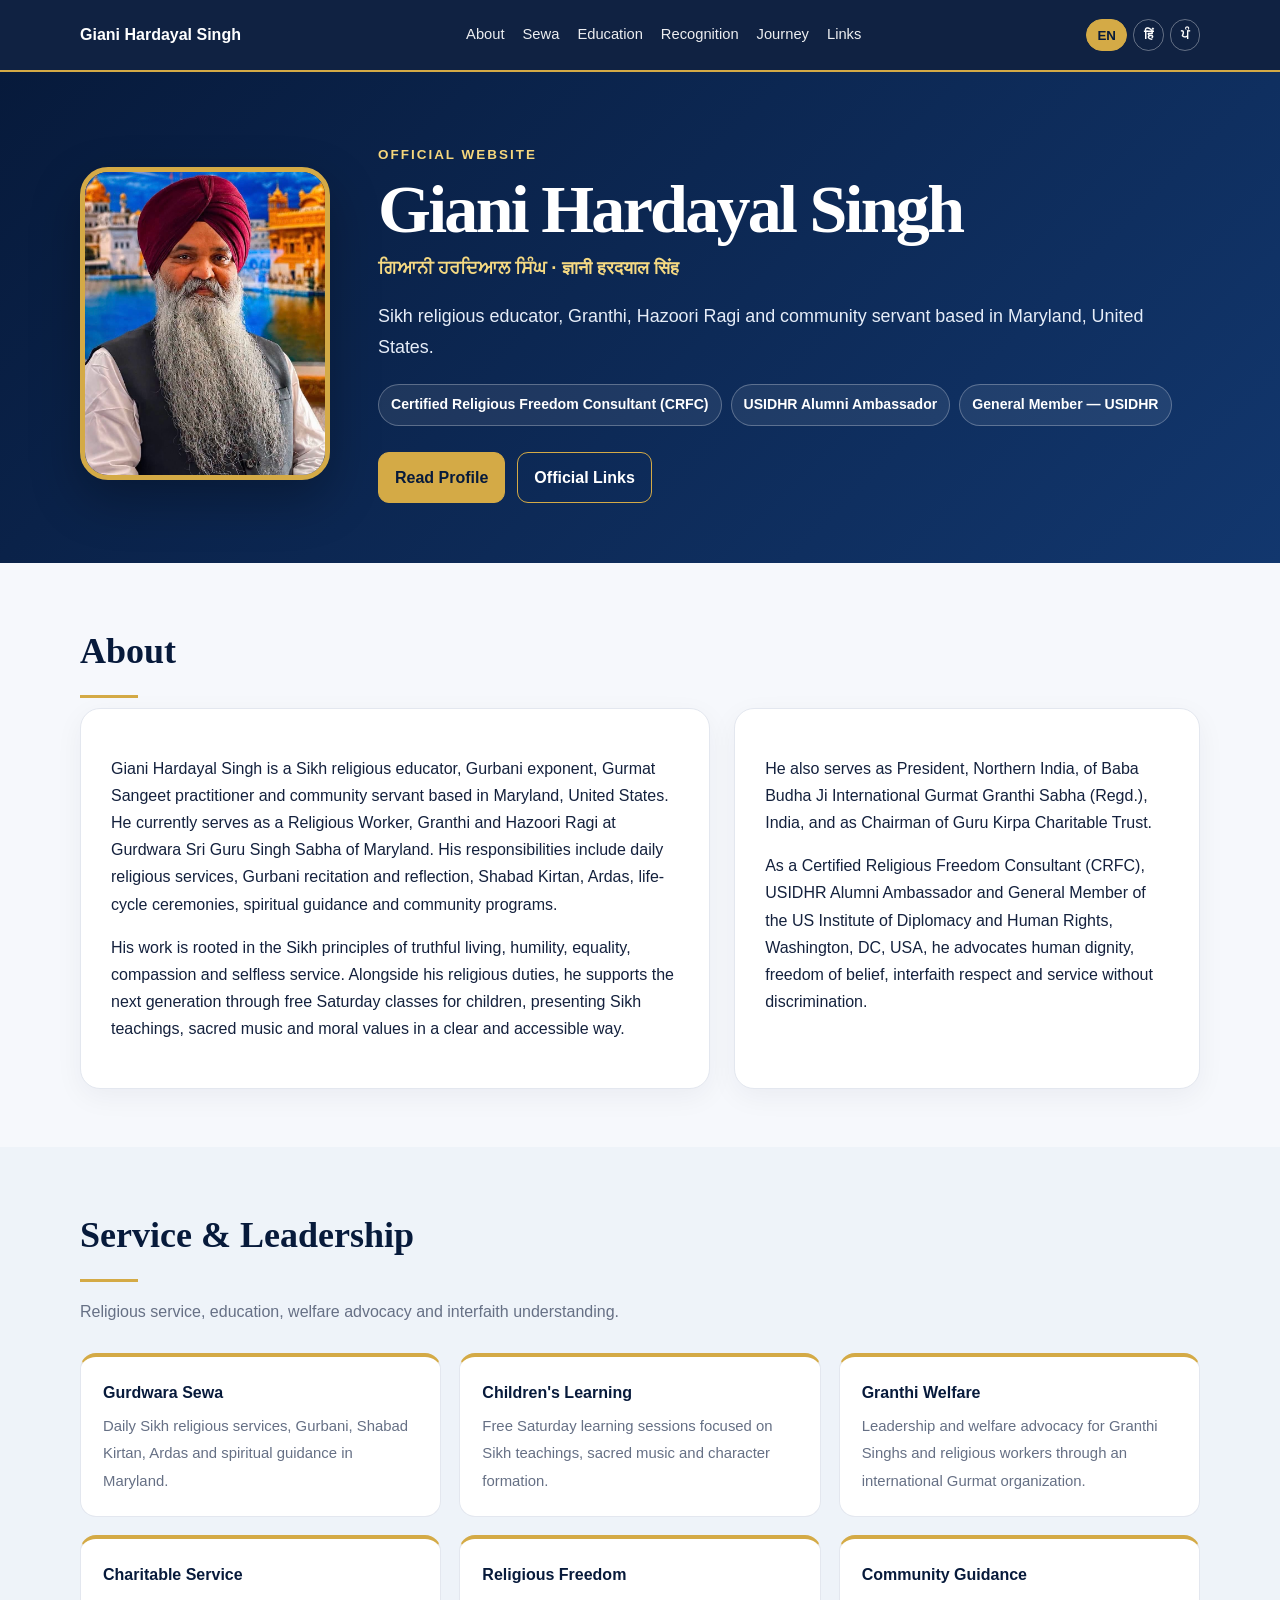
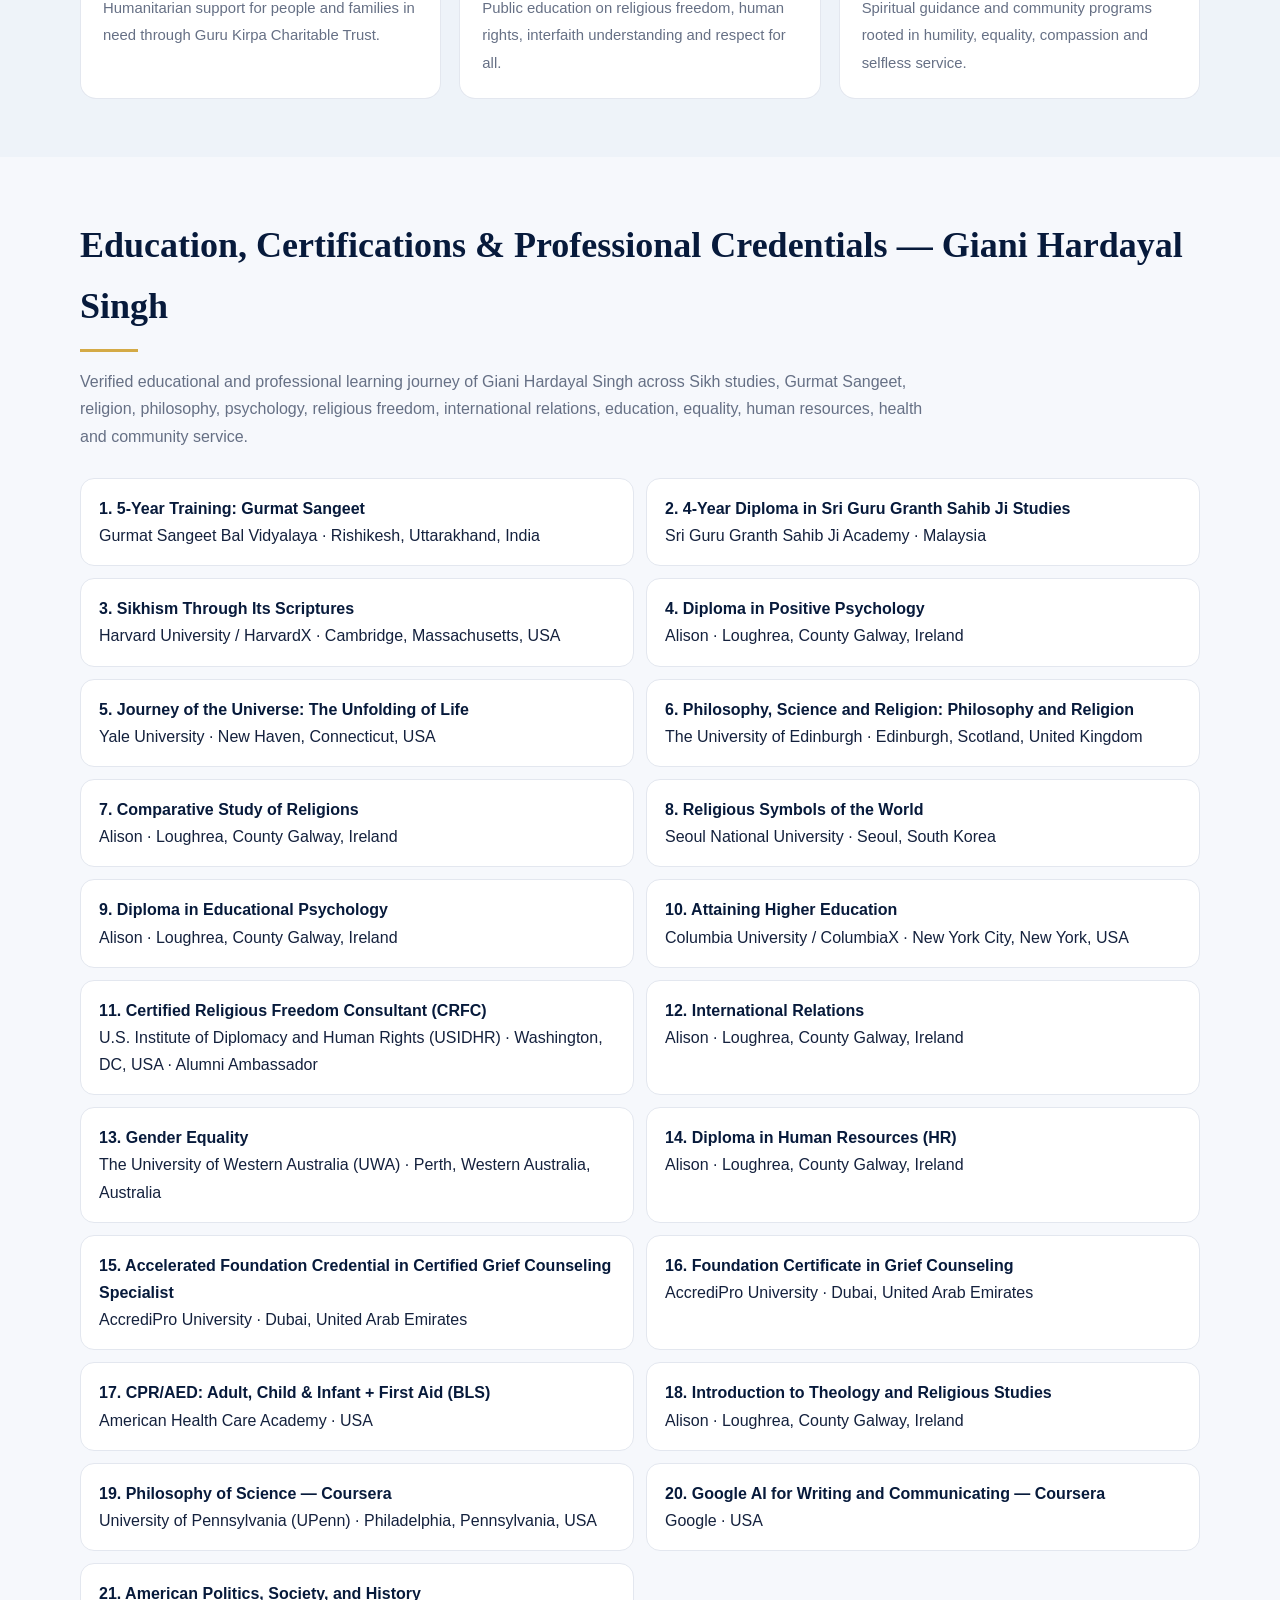
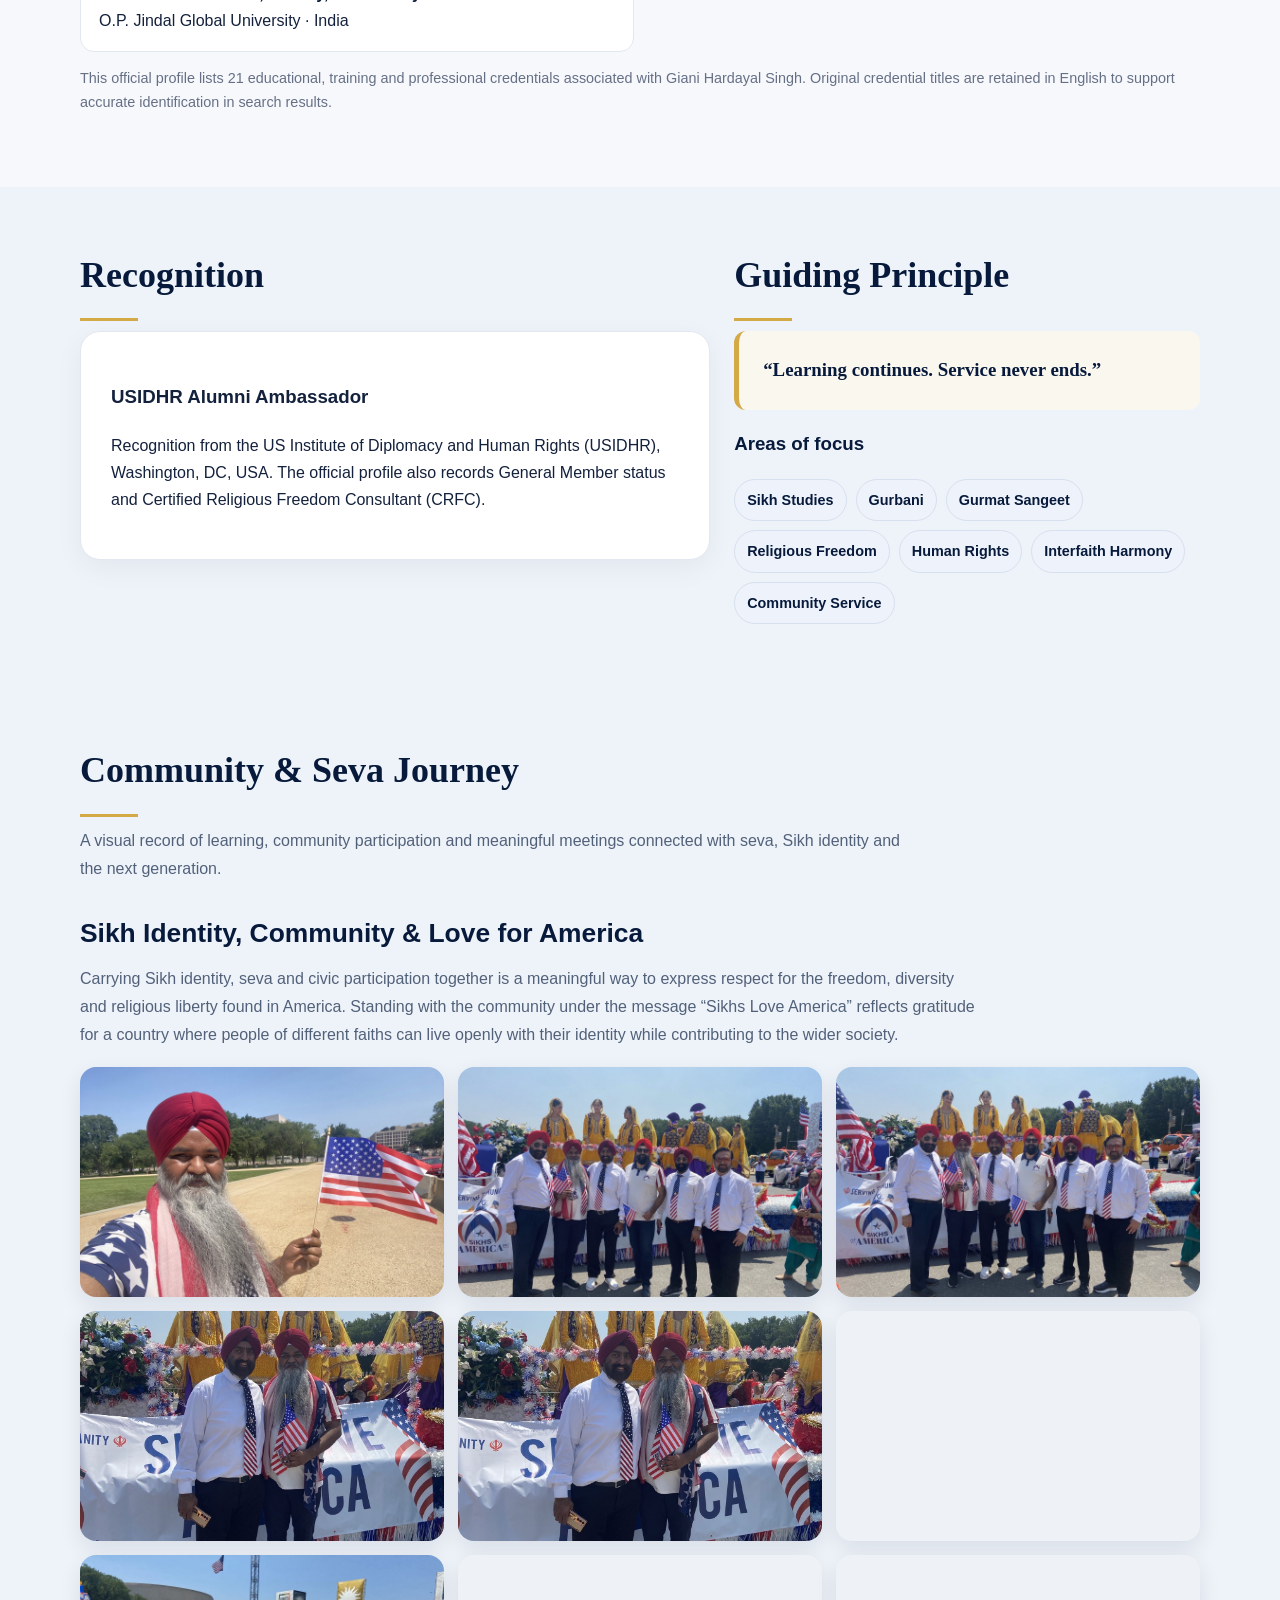
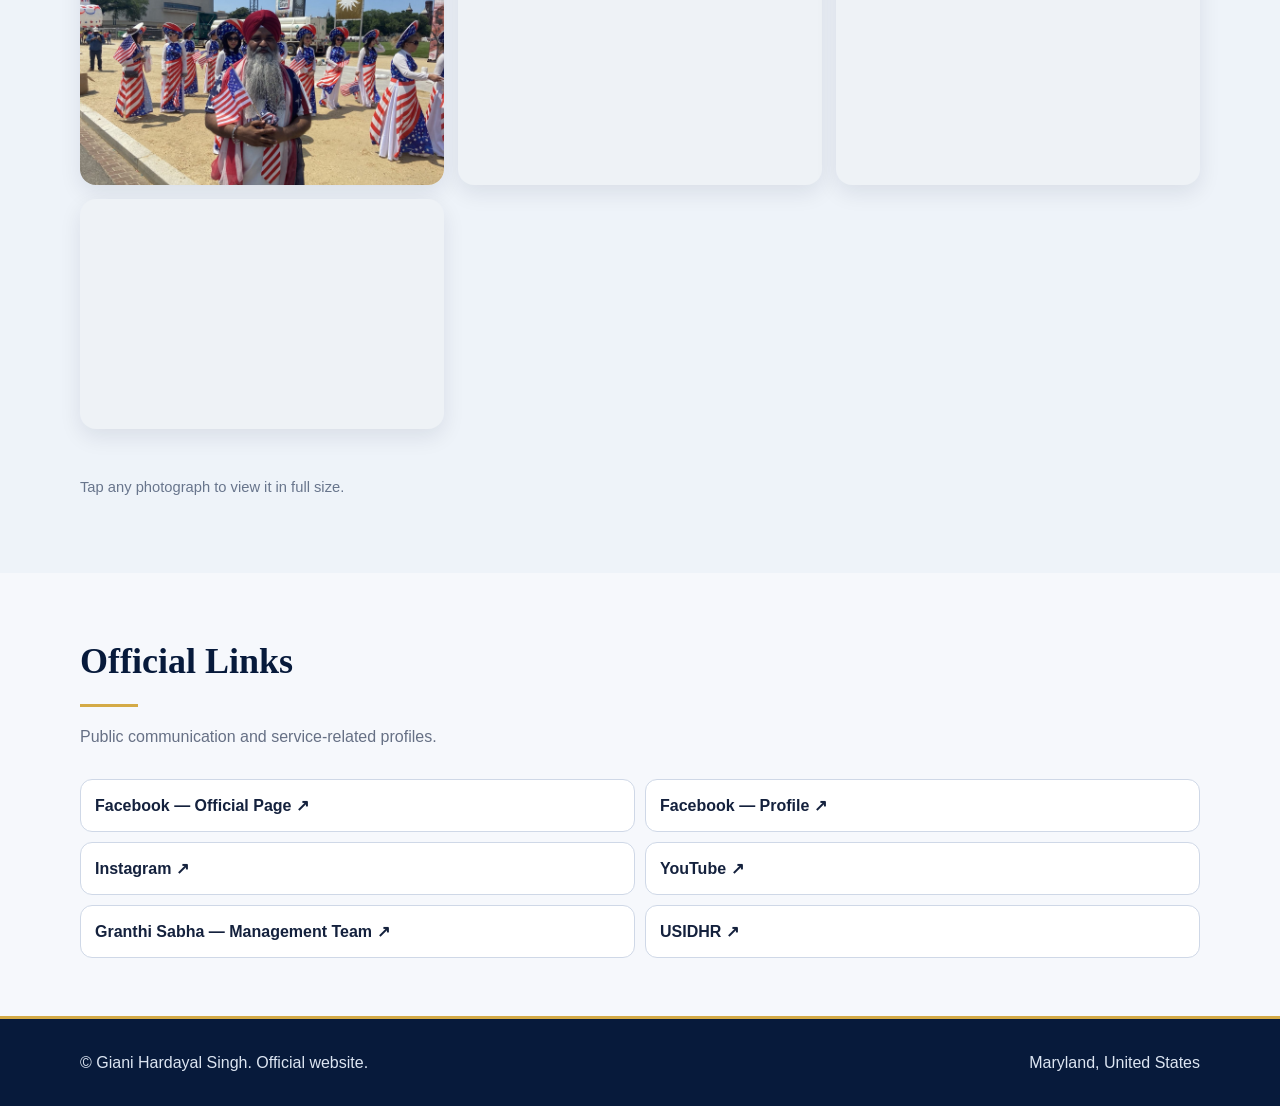
<file: index.html>
<!doctype html><html lang="en"><head><meta charset="utf-8"><meta name="viewport" content="width=device-width,initial-scale=1"><title>Giani Hardayal Singh | Education, Certifications, Sikh Educator & Religious Freedom Consultant</title><meta name="description" content="Official website of Giani Hardayal Singh featuring education, certifications and professional credentials, Sikh studies, Gurmat Sangeet, religious freedom, community service and public profile in Maryland, USA."><meta name="robots" content="index,follow,max-image-preview:large"><meta name="author" content="Giani Hardayal Singh"><meta property="og:type" content="profile"><meta property="og:title" content="Giani Hardayal Singh — Official Website"><meta property="og:description" content="Sikh religious educator, Granthi, Hazoori Ragi, community servant and Certified Religious Freedom Consultant in Maryland, USA."><meta property="og:image" content="assets/giani-hardayal-singh.jpg"><meta name="twitter:card" content="summary_large_image"><meta name="theme-color" content="#071a3b"><link rel="stylesheet" href="assets/styles.css"><script type="application/ld+json">{"@context":"https://schema.org","@type":"Person","name":"Giani Hardayal Singh","alternateName":["ਗਿਆਨੀ ਹਰਦਿਆਲ ਸਿੰਘ","ज्ञानी हरदयाल सिंह"],"honorificPrefix":"Giani","image":"assets/giani-hardayal-singh.jpg","description":"Sikh religious educator, Granthi, Hazoori Ragi, community servant, Certified Religious Freedom Consultant and USIDHR Alumni Ambassador based in Maryland, USA.","jobTitle":["Religious Worker, Granthi and Hazoori Ragi","President, Northern India","Chairman, Guru Kirpa Charitable Trust","Certified Religious Freedom Consultant"],"worksFor":{"@type":"Organization","name":"Gurdwara Sri Guru Singh Sabha of Maryland"},"memberOf":[{"@type":"Organization","name":"Baba Budha Ji International Gurmat Granthi Sabha (Regd.), India"},{"@type":"Organization","name":"US Institute of Diplomacy and Human Rights","url":"https://usidhr.org/"}],"award":"USIDHR Alumni Ambassador","knowsAbout":["5-Year Training: Gurmat Sangeet","4-Year Diploma in Sri Guru Granth Sahib Ji Studies","Sikhism Through Its Scriptures","Diploma in Positive Psychology","Journey of the Universe: The Unfolding of Life","Philosophy, Science and Religion: Philosophy and Religion","Comparative Study of Religions","Religious Symbols of the World","Diploma in Educational Psychology","Attaining Higher Education","Certified Religious Freedom Consultant (CRFC)","International Relations","Gender Equality","Diploma in Human Resources (HR)","Accelerated Foundation Credential in Certified Grief Counseling Specialist","Foundation Certificate in Grief Counseling","CPR/AED: Adult, Child & Infant + First Aid (BLS)","Introduction to Theology and Religious Studies","Philosophy of Science — Coursera","Google AI for Writing and Communicating — Coursera","American Politics, Society, and History","Sikh studies","Gurbani","Gurmat Sangeet","Religious freedom","Human rights education","Interfaith harmony","Community service"],"knowsLanguage":["Punjabi","Hindi","English"],"sameAs":["https://www.facebook.com/GianiHardayalSingh/","https://www.facebook.com/gianiji517/","https://www.instagram.com/hardayalsingh.517/","https://www.youtube.com/@GianiHardayalSingh517","https://granthisabha.in/management-team.php"],"url":"https://gianihardayalsingh.com/","hasCredential":[{"@type":"EducationalOccupationalCredential","name":"5-Year Training: Gurmat Sangeet","credentialCategory":"Course, diploma, certificate or professional training","recognizedBy":{"@type":"Organization","name":"Gurmat Sangeet Bal Vidyalaya"}},{"@type":"EducationalOccupationalCredential","name":"4-Year Diploma in Sri Guru Granth Sahib Ji Studies","credentialCategory":"Course, diploma, certificate or professional training","recognizedBy":{"@type":"Organization","name":"Sri Guru Granth Sahib Ji Academy"}},{"@type":"EducationalOccupationalCredential","name":"Sikhism Through Its Scriptures","credentialCategory":"Course, diploma, certificate or professional training","recognizedBy":{"@type":"Organization","name":"Harvard University / HarvardX"}},{"@type":"EducationalOccupationalCredential","name":"Diploma in Positive Psychology","credentialCategory":"Course, diploma, certificate or professional training","recognizedBy":{"@type":"Organization","name":"Alison"}},{"@type":"EducationalOccupationalCredential","name":"Journey of the Universe: The Unfolding of Life","credentialCategory":"Course, diploma, certificate or professional training","recognizedBy":{"@type":"Organization","name":"Yale University"}},{"@type":"EducationalOccupationalCredential","name":"Philosophy, Science and Religion: Philosophy and Religion","credentialCategory":"Course, diploma, certificate or professional training","recognizedBy":{"@type":"Organization","name":"The University of Edinburgh"}},{"@type":"EducationalOccupationalCredential","name":"Comparative Study of Religions","credentialCategory":"Course, diploma, certificate or professional training","recognizedBy":{"@type":"Organization","name":"Alison"}},{"@type":"EducationalOccupationalCredential","name":"Religious Symbols of the World","credentialCategory":"Course, diploma, certificate or professional training","recognizedBy":{"@type":"Organization","name":"Seoul National University"}},{"@type":"EducationalOccupationalCredential","name":"Diploma in Educational Psychology","credentialCategory":"Course, diploma, certificate or professional training","recognizedBy":{"@type":"Organization","name":"Alison"}},{"@type":"EducationalOccupationalCredential","name":"Attaining Higher Education","credentialCategory":"Course, diploma, certificate or professional training","recognizedBy":{"@type":"Organization","name":"Columbia University / ColumbiaX"}},{"@type":"EducationalOccupationalCredential","name":"Certified Religious Freedom Consultant (CRFC)","credentialCategory":"Course, diploma, certificate or professional training","recognizedBy":{"@type":"Organization","name":"U.S. Institute of Diplomacy and Human Rights (USIDHR)"}},{"@type":"EducationalOccupationalCredential","name":"International Relations","credentialCategory":"Course, diploma, certificate or professional training","recognizedBy":{"@type":"Organization","name":"Alison"}},{"@type":"EducationalOccupationalCredential","name":"Gender Equality","credentialCategory":"Course, diploma, certificate or professional training","recognizedBy":{"@type":"Organization","name":"The University of Western Australia (UWA)"}},{"@type":"EducationalOccupationalCredential","name":"Diploma in Human Resources (HR)","credentialCategory":"Course, diploma, certificate or professional training","recognizedBy":{"@type":"Organization","name":"Alison"}},{"@type":"EducationalOccupationalCredential","name":"Accelerated Foundation Credential in Certified Grief Counseling Specialist","credentialCategory":"Course, diploma, certificate or professional training","recognizedBy":{"@type":"Organization","name":"AccrediPro University"}},{"@type":"EducationalOccupationalCredential","name":"Foundation Certificate in Grief Counseling","credentialCategory":"Course, diploma, certificate or professional training","recognizedBy":{"@type":"Organization","name":"AccrediPro University"}},{"@type":"EducationalOccupationalCredential","name":"CPR/AED: Adult, Child & Infant + First Aid (BLS)","credentialCategory":"Course, diploma, certificate or professional training","recognizedBy":{"@type":"Organization","name":"American Health Care Academy"}},{"@type":"EducationalOccupationalCredential","name":"Introduction to Theology and Religious Studies","credentialCategory":"Course, diploma, certificate or professional training","recognizedBy":{"@type":"Organization","name":"Alison"}},{"@type":"EducationalOccupationalCredential","name":"Philosophy of Science — Coursera","credentialCategory":"Course, diploma, certificate or professional training","recognizedBy":{"@type":"Organization","name":"University of Pennsylvania (UPenn)"}},{"@type":"EducationalOccupationalCredential","name":"Google AI for Writing and Communicating — Coursera","credentialCategory":"Course, diploma, certificate or professional training","recognizedBy":{"@type":"Organization","name":"Google"}},{"@type":"EducationalOccupationalCredential","name":"American Politics, Society, and History","credentialCategory":"Course, diploma, certificate or professional training","recognizedBy":{"@type":"Organization","name":"O.P. Jindal Global University"}}]}</script>
<style>
.journeyIntro{max-width:820px;margin:0 0 28px;color:#52617a;line-height:1.75}
.storyBlock{margin:28px 0 46px}
.storyHead{margin-bottom:18px}
.storyHead h3{margin:0 0 10px;color:#071a3b;font-size:clamp(1.28rem,2.5vw,1.65rem)}
.storyHead p{margin:0;color:#52617a;line-height:1.75;max-width:900px}
.photoGrid{display:grid;grid-template-columns:repeat(3,minmax(0,1fr));gap:14px}
.photoGrid a{display:block;border-radius:16px;overflow:hidden;background:#eef2f6;box-shadow:0 8px 22px rgba(7,26,59,.09)}
.photoGrid img{display:block;width:100%;height:230px;object-fit:cover;transition:transform .25s ease}
.photoGrid a:hover img{transform:scale(1.025)}
.photoGrid.single{grid-template-columns:minmax(0,420px)}
.photoNote{margin-top:12px;font-size:.92rem;color:#68758c}
@media(max-width:760px){
  .photoGrid{grid-template-columns:repeat(2,minmax(0,1fr));gap:10px}
  .photoGrid img{height:190px}
  .photoGrid.single{grid-template-columns:1fr}
}
@media(max-width:460px){
  .photoGrid{grid-template-columns:1fr 1fr}
  .photoGrid img{height:165px}
}
</style>

<link rel="manifest" href="/manifest.webmanifest">
<meta name="theme-color" content="#071a3b">
<meta name="apple-mobile-web-app-capable" content="yes">
<meta name="apple-mobile-web-app-status-bar-style" content="default">
<meta name="apple-mobile-web-app-title" content="Giani Hardayal Singh">
<link rel="apple-touch-icon" href="/assets/app-icon-180.png">

</head><body>
<header class="top"><div class="wrap nav"><div class="brand">Giani Hardayal Singh</div><nav class="links"><a href="#about">About</a><a href="#service">Sewa</a><a href="#education">Education</a><a href="#recognition">Recognition</a><a href="#journey">Journey</a><a href="#links">Links</a></nav><div class="lang"><button data-lbtn="en" aria-pressed="true">EN</button><button data-lbtn="hi" aria-pressed="false">हिं</button><button data-lbtn="pa" aria-pressed="false">ਪੰ</button></div></div></header>
<section class="hero"><div class="wrap heroGrid"><div class="portrait"><img src="assets/giani-hardayal-singh.jpg" alt="Giani Hardayal Singh"></div><div><div class="eyebrow">Official Website</div><div data-lang="en" class="active"><h1>Giani Hardayal Singh</h1><div class="native">ਗਿਆਨੀ ਹਰਦਿਆਲ ਸਿੰਘ · ज्ञानी हरदयाल सिंह</div><p class="lead">Sikh religious educator, Granthi, Hazoori Ragi and community servant based in Maryland, United States.</p></div><div data-lang="hi"><h1>ज्ञानी हरदयाल सिंह</h1><div class="native">Giani Hardayal Singh · ਗਿਆਨੀ ਹਰਦਿਆਲ ਸਿੰਘ</div><p class="lead">मैरीलैंड, अमेरिका में सेवारत सिख धर्म-शिक्षक, ग्रंथी, हज़ूरी रागी और समाजसेवी।</p></div><div data-lang="pa"><h1>ਗਿਆਨੀ ਹਰਦਿਆਲ ਸਿੰਘ</h1><div class="native">Giani Hardayal Singh · ज्ञानी हरदयाल सिंह</div><p class="lead">ਮੈਰੀਲੈਂਡ, ਅਮਰੀਕਾ ਵਿੱਚ ਸੇਵਾ ਨਿਭਾ ਰਹੇ ਸਿੱਖ ਧਰਮ-ਅਧਿਆਪਕ, ਗ੍ਰੰਥੀ, ਹਜ਼ੂਰੀ ਰਾਗੀ ਅਤੇ ਸਮਾਜ ਸੇਵਕ।</p></div><div class="badges"><span class="badge">Certified Religious Freedom Consultant (CRFC)</span><span class="badge">USIDHR Alumni Ambassador</span><span class="badge">General Member — USIDHR</span></div><div class="cta"><a class="btn primary" href="#about">Read Profile</a><a class="btn ghost" href="#links">Official Links</a></div></div></div></section>
<main><section id="about"><div class="wrap"><div data-lang="en" class="active"><h2 class="sectionTitle">About</h2><div class="grid2"><div class="card"><p>Giani Hardayal Singh is a Sikh religious educator, Gurbani exponent, Gurmat Sangeet practitioner and community servant based in Maryland, United States. He currently serves as a Religious Worker, Granthi and Hazoori Ragi at Gurdwara Sri Guru Singh Sabha of Maryland. His responsibilities include daily religious services, Gurbani recitation and reflection, Shabad Kirtan, Ardas, life-cycle ceremonies, spiritual guidance and community programs.</p><p>His work is rooted in the Sikh principles of truthful living, humility, equality, compassion and selfless service. Alongside his religious duties, he supports the next generation through free Saturday classes for children, presenting Sikh teachings, sacred music and moral values in a clear and accessible way.</p></div><div class="card"><p>He also serves as President, Northern India, of Baba Budha Ji International Gurmat Granthi Sabha (Regd.), India, and as Chairman of Guru Kirpa Charitable Trust.</p><p>As a Certified Religious Freedom Consultant (CRFC), USIDHR Alumni Ambassador and General Member of the US Institute of Diplomacy and Human Rights, Washington, DC, USA, he advocates human dignity, freedom of belief, interfaith respect and service without discrimination.</p></div></div></div><div data-lang="hi"><h2 class="sectionTitle">जीवन-परिचय</h2><div class="card"><p>ज्ञानी हरदयाल सिंह मैरीलैंड, अमेरिका में सेवारत सिख धर्म-शिक्षक, गुरबाणी के अध्येता, गुरमत संगीत के साधक और समाजसेवी हैं। वे वर्तमान में Gurdwara Sri Guru Singh Sabha of Maryland में Religious Worker, Granthi एवं Hazoori Ragi के रूप में सेवा निभा रहे हैं।</p><p>वे Baba Budha Ji International Gurmat Granthi Sabha (Regd.), India में President, Northern India तथा Guru Kirpa Charitable Trust में Chairman के रूप में भी सेवा करते हैं। USIDHR के Certified Religious Freedom Consultant (CRFC), Alumni Ambassador और General Member के रूप में वे मानवीय गरिमा, धार्मिक स्वतंत्रता और सर्वधर्म सम्मान का संदेश आगे बढ़ाते हैं।</p></div></div><div data-lang="pa"><h2 class="sectionTitle">ਜੀਵਨ-ਜਾਣ ਪਛਾਣ</h2><div class="card"><p>ਗਿਆਨੀ ਹਰਦਿਆਲ ਸਿੰਘ ਮੈਰੀਲੈਂਡ, ਅਮਰੀਕਾ ਵਿੱਚ ਸੇਵਾ ਨਿਭਾ ਰਹੇ ਸਿੱਖ ਧਰਮ-ਅਧਿਆਪਕ, ਗੁਰਬਾਣੀ ਦੇ ਅਧਿਐਨਕਰਤਾ, ਗੁਰਮਤਿ ਸੰਗੀਤ ਦੇ ਸਾਧਕ ਅਤੇ ਸਮਾਜ ਸੇਵਕ ਹਨ। ਉਹ ਵਰਤਮਾਨ ਵਿੱਚ Gurdwara Sri Guru Singh Sabha of Maryland ਵਿਖੇ Religious Worker, Granthi ਅਤੇ Hazoori Ragi ਵਜੋਂ ਸੇਵਾ ਨਿਭਾ ਰਹੇ ਹਨ।</p><p>ਉਹ Baba Budha Ji International Gurmat Granthi Sabha (Regd.), India ਵਿੱਚ President, Northern India ਅਤੇ Guru Kirpa Charitable Trust ਵਿੱਚ Chairman ਵਜੋਂ ਵੀ ਸੇਵਾ ਨਿਭਾ ਰਹੇ ਹਨ।</p></div></div></div></section>
<section id="service" class="alt"><div class="wrap"><h2 class="sectionTitle">Service & Leadership</h2><p class="intro">Religious service, education, welfare advocacy and interfaith understanding.</p><div class="serviceGrid"><div class="service"><strong>Gurdwara Sewa</strong><span>Daily Sikh religious services, Gurbani, Shabad Kirtan, Ardas and spiritual guidance in Maryland.</span></div><div class="service"><strong>Children's Learning</strong><span>Free Saturday learning sessions focused on Sikh teachings, sacred music and character formation.</span></div><div class="service"><strong>Granthi Welfare</strong><span>Leadership and welfare advocacy for Granthi Singhs and religious workers through an international Gurmat organization.</span></div><div class="service"><strong>Charitable Service</strong><span>Humanitarian support for people and families in need through Guru Kirpa Charitable Trust.</span></div><div class="service"><strong>Religious Freedom</strong><span>Public education on religious freedom, human rights, interfaith understanding and respect for all.</span></div><div class="service"><strong>Community Guidance</strong><span>Spiritual guidance and community programs rooted in humility, equality, compassion and selfless service.</span></div></div></div></section>
<section id="education"><div class="wrap"><h2 class="sectionTitle">Education, Certifications &amp; Professional Credentials — Giani Hardayal Singh</h2><p class="intro">Verified educational and professional learning journey of Giani Hardayal Singh across Sikh studies, Gurmat Sangeet, religion, philosophy, psychology, religious freedom, international relations, education, equality, human resources, health and community service.</p><div class="courses"><div class="course"><b>1. 5-Year Training: Gurmat Sangeet</b><div>Gurmat Sangeet Bal Vidyalaya · Rishikesh, Uttarakhand, India</div></div>
<div class="course"><b>2. 4-Year Diploma in Sri Guru Granth Sahib Ji Studies</b><div>Sri Guru Granth Sahib Ji Academy · Malaysia</div></div>
<div class="course"><b>3. Sikhism Through Its Scriptures</b><div>Harvard University / HarvardX · Cambridge, Massachusetts, USA</div></div>
<div class="course"><b>4. Diploma in Positive Psychology</b><div>Alison · Loughrea, County Galway, Ireland</div></div>
<div class="course"><b>5. Journey of the Universe: The Unfolding of Life</b><div>Yale University · New Haven, Connecticut, USA</div></div>
<div class="course"><b>6. Philosophy, Science and Religion: Philosophy and Religion</b><div>The University of Edinburgh · Edinburgh, Scotland, United Kingdom</div></div>
<div class="course"><b>7. Comparative Study of Religions</b><div>Alison · Loughrea, County Galway, Ireland</div></div>
<div class="course"><b>8. Religious Symbols of the World</b><div>Seoul National University · Seoul, South Korea</div></div>
<div class="course"><b>9. Diploma in Educational Psychology</b><div>Alison · Loughrea, County Galway, Ireland</div></div>
<div class="course"><b>10. Attaining Higher Education</b><div>Columbia University / ColumbiaX · New York City, New York, USA</div></div>
<div class="course"><b>11. Certified Religious Freedom Consultant (CRFC)</b><div>U.S. Institute of Diplomacy and Human Rights (USIDHR) · Washington, DC, USA · Alumni Ambassador</div></div>
<div class="course"><b>12. International Relations</b><div>Alison · Loughrea, County Galway, Ireland</div></div>
<div class="course"><b>13. Gender Equality</b><div>The University of Western Australia (UWA) · Perth, Western Australia, Australia</div></div>
<div class="course"><b>14. Diploma in Human Resources (HR)</b><div>Alison · Loughrea, County Galway, Ireland</div></div>
<div class="course"><b>15. Accelerated Foundation Credential in Certified Grief Counseling Specialist</b><div>AccrediPro University · Dubai, United Arab Emirates</div></div>
<div class="course"><b>16. Foundation Certificate in Grief Counseling</b><div>AccrediPro University · Dubai, United Arab Emirates</div></div>
<div class="course"><b>17. CPR/AED: Adult, Child & Infant + First Aid (BLS)</b><div>American Health Care Academy · USA</div></div>
<div class="course"><b>18. Introduction to Theology and Religious Studies</b><div>Alison · Loughrea, County Galway, Ireland</div></div>
<div class="course"><b>19. Philosophy of Science — Coursera</b><div>University of Pennsylvania (UPenn) · Philadelphia, Pennsylvania, USA</div></div>
<div class="course"><b>20. Google AI for Writing and Communicating — Coursera</b><div>Google · USA</div></div>
<div class="course"><b>21. American Politics, Society, and History</b><div>O.P. Jindal Global University · India</div></div></div><p class="note">This official profile lists 21 educational, training and professional credentials associated with Giani Hardayal Singh. Original credential titles are retained in English to support accurate identification in search results.</p></div></section>
<section id="recognition" class="alt"><div class="wrap grid2"><div><h2 class="sectionTitle">Recognition</h2><div class="card"><h3>USIDHR Alumni Ambassador</h3><p>Recognition from the US Institute of Diplomacy and Human Rights (USIDHR), Washington, DC, USA. The official profile also records General Member status and Certified Religious Freedom Consultant (CRFC).</p></div></div><div><h2 class="sectionTitle">Guiding Principle</h2><div class="quote">“Learning continues. Service never ends.”</div><h3 style="color:#071a3b">Areas of focus</h3><div class="focus"><span>Sikh Studies</span><span>Gurbani</span><span>Gurmat Sangeet</span><span>Religious Freedom</span><span>Human Rights</span><span>Interfaith Harmony</span><span>Community Service</span></div></div></div></section>

<section id="journey" class="alt"><div class="wrap">
<div data-lang="en" class="active"><h2 class="sectionTitle">Community &amp; Seva Journey</h2><p class="journeyIntro">A visual record of learning, community participation and meaningful meetings connected with seva, Sikh identity and the next generation.</p></div>
<div data-lang="hi"><h2 class="sectionTitle">समुदाय और सेवा यात्रा</h2><p class="journeyIntro">सेवा, सिख पहचान, नई पीढ़ी की शिक्षा और यादगार मुलाकातों से जुड़े कुछ महत्वपूर्ण पलों की झलक।</p></div>
<div data-lang="pa"><h2 class="sectionTitle">ਕਮਿਊਨਿਟੀ ਅਤੇ ਸੇਵਾ ਯਾਤਰਾ</h2><p class="journeyIntro">ਸੇਵਾ, ਸਿੱਖ ਪਛਾਣ, ਨਵੀਂ ਪੀੜ੍ਹੀ ਦੀ ਸਿੱਖਿਆ ਅਤੇ ਯਾਦਗਾਰੀ ਮੁਲਾਕਾਤਾਂ ਨਾਲ ਜੁੜੇ ਕੁਝ ਮਹੱਤਵਪੂਰਨ ਪਲਾਂ ਦੀ ਝਲਕ।</p></div>

<article class="storyBlock">
<div class="storyHead active" data-lang="en"><h3>Sikh Identity, Community &amp; Love for America</h3><p>Carrying Sikh identity, seva and civic participation together is a meaningful way to express respect for the freedom, diversity and religious liberty found in America. Standing with the community under the message “Sikhs Love America” reflects gratitude for a country where people of different faiths can live openly with their identity while contributing to the wider society.</p></div>
<div class="storyHead" data-lang="hi"><h3>सिख पहचान, समुदाय और अमेरिका के प्रति सम्मान</h3><p>सिख पहचान, सेवा और नागरिक भागीदारी को साथ लेकर चलना अमेरिका की स्वतंत्रता, विविधता और धार्मिक स्वतंत्रता के प्रति सम्मान व्यक्त करने का एक अर्थपूर्ण तरीका है। “Sikhs Love America” के संदेश के साथ समुदाय के बीच खड़े होकर उस देश के प्रति कृतज्ञता प्रकट होती है जहाँ अलग-अलग धर्मों के लोग अपनी पहचान के साथ रहते हुए समाज में योगदान दे सकते हैं।</p></div>
<div class="storyHead" data-lang="pa"><h3>ਸਿੱਖ ਪਛਾਣ, ਕਮਿਊਨਿਟੀ ਅਤੇ ਅਮਰੀਕਾ ਪ੍ਰਤੀ ਸਤਿਕਾਰ</h3><p>ਸਿੱਖ ਪਛਾਣ, ਸੇਵਾ ਅਤੇ ਨਾਗਰਿਕ ਭਾਗੀਦਾਰੀ ਨੂੰ ਇਕੱਠੇ ਲੈ ਕੇ ਚਲਣਾ ਅਮਰੀਕਾ ਦੀ ਆਜ਼ਾਦੀ, ਵਿਭਿੰਨਤਾ ਅਤੇ ਧਾਰਮਿਕ ਆਜ਼ਾਦੀ ਪ੍ਰਤੀ ਸਤਿਕਾਰ ਪ੍ਰਗਟ ਕਰਨ ਦਾ ਇੱਕ ਅਰਥਪੂਰਨ ਢੰਗ ਹੈ। “Sikhs Love America” ਦੇ ਸੁਨੇਹੇ ਨਾਲ ਕਮਿਊਨਿਟੀ ਦੇ ਨਾਲ ਖੜ੍ਹੇ ਹੋ ਕੇ ਉਸ ਦੇਸ਼ ਪ੍ਰਤੀ ਕ੍ਰਿਤਗਤਾ ਪ੍ਰਗਟ ਹੁੰਦੀ ਹੈ ਜਿੱਥੇ ਵੱਖ-ਵੱਖ ਧਰਮਾਂ ਦੇ ਲੋਕ ਆਪਣੀ ਪਛਾਣ ਨਾਲ ਜੀਊਂਦੇ ਹੋਏ ਸਮਾਜ ਲਈ ਯੋਗਦਾਨ ਪਾ ਸਕਦੇ ਹਨ।</p></div>
<div class="photoGrid"><a href="assets/sikhs-love-america-01.jpg" target="_blank" rel="noopener"><img src="assets/sikhs-love-america-01.jpg" alt="Sikh community participation and Sikhs Love America gathering, photo 1" loading="lazy" decoding="async"></a><a href="assets/sikhs-love-america-02.jpg" target="_blank" rel="noopener"><img src="assets/sikhs-love-america-02.jpg" alt="Sikh community participation and Sikhs Love America gathering, photo 2" loading="lazy" decoding="async"></a><a href="assets/sikhs-love-america-03.jpg" target="_blank" rel="noopener"><img src="assets/sikhs-love-america-03.jpg" alt="Sikh community participation and Sikhs Love America gathering, photo 3" loading="lazy" decoding="async"></a><a href="assets/sikhs-love-america-04.jpg" target="_blank" rel="noopener"><img src="assets/sikhs-love-america-04.jpg" alt="Sikh community participation and Sikhs Love America gathering, photo 4" loading="lazy" decoding="async"></a><a href="assets/sikhs-love-america-05.jpg" target="_blank" rel="noopener"><img src="assets/sikhs-love-america-05.jpg" alt="Sikh community participation and Sikhs Love America gathering, photo 5" loading="lazy" decoding="async"></a><a href="assets/sikhs-love-america-06.jpg" target="_blank" rel="noopener"><img src="assets/sikhs-love-america-06.jpg" alt="Sikh community participation and Sikhs Love America gathering, photo 6" loading="lazy" decoding="async"></a><a href="assets/sikhs-love-america-07.jpg" target="_blank" rel="noopener"><img src="assets/sikhs-love-america-07.jpg" alt="Sikh community participation and Sikhs Love America gathering, photo 7" loading="lazy" decoding="async"></a><a href="assets/sikhs-love-america-08.jpg" target="_blank" rel="noopener"><img src="assets/sikhs-love-america-08.jpg" alt="Sikh community participation and Sikhs Love America gathering, photo 8" loading="lazy" decoding="async"></a><a href="assets/sikhs-love-america-09.jpg" target="_blank" rel="noopener"><img src="assets/sikhs-love-america-09.jpg" alt="Sikh community participation and Sikhs Love America gathering, photo 9" loading="lazy" decoding="async"></a><a href="assets/sikhs-love-america-10.jpg" target="_blank" rel="noopener"><img src="assets/sikhs-love-america-10.jpg" alt="Sikh community participation and Sikhs Love America gathering, photo 10" loading="lazy" decoding="async"></a></div>
</article>

<p class="photoNote">Tap any photograph to view it in full size.</p>
</div></section>
<section id="links"><div class="wrap"><h2 class="sectionTitle">Official Links</h2><p class="intro">Public communication and service-related profiles.</p><div class="social"><a href="https://www.facebook.com/GianiHardayalSingh/" target="_blank" rel="noopener">Facebook — Official Page ↗</a><a href="https://www.facebook.com/gianiji517/" target="_blank" rel="noopener">Facebook — Profile ↗</a><a href="https://www.instagram.com/hardayalsingh.517/" target="_blank" rel="noopener">Instagram ↗</a><a href="https://www.youtube.com/@GianiHardayalSingh517" target="_blank" rel="noopener">YouTube ↗</a><a href="https://granthisabha.in/management-team.php" target="_blank" rel="noopener">Granthi Sabha — Management Team ↗</a><a href="https://usidhr.org/" target="_blank" rel="noopener">USIDHR ↗</a></div></div></section></main>
<footer><div class="wrap foot"><div>© Giani Hardayal Singh. Official website.</div><div>Maryland, United States</div></div></footer>
<script>const buttons=[...document.querySelectorAll('[data-lbtn]')];function setLang(lang){document.querySelectorAll('[data-lang]').forEach(el=>el.classList.toggle('active',el.dataset.lang===lang));buttons.forEach(b=>b.setAttribute('aria-pressed',String(b.dataset.lbtn===lang)));document.documentElement.lang=lang==='pa'?'pa':lang==='hi'?'hi':'en';}buttons.forEach(b=>b.addEventListener('click',()=>setLang(b.dataset.lbtn)));</script>
<script>
if ('serviceWorker' in navigator) {
  window.addEventListener('load', () => {
    navigator.serviceWorker.register('/service-worker.js');
  });
}
</script>

</body></html>
</file>
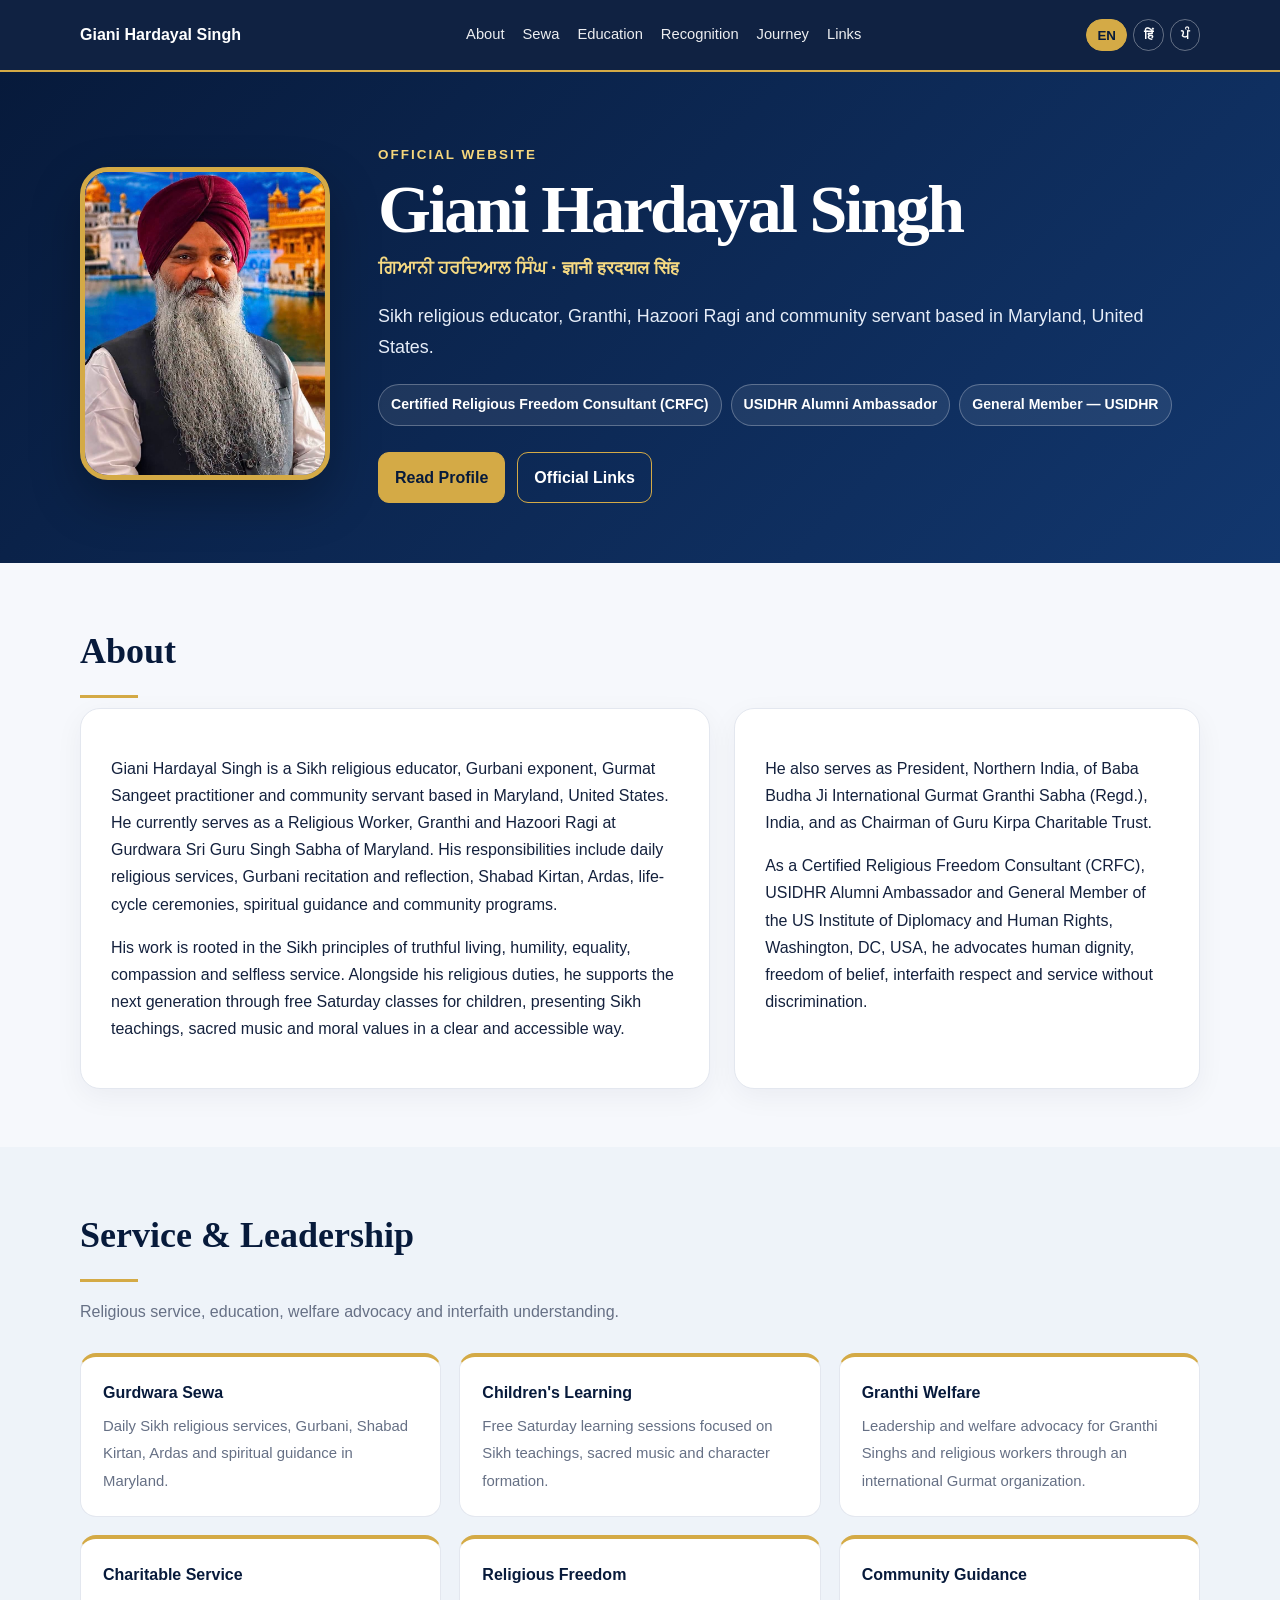
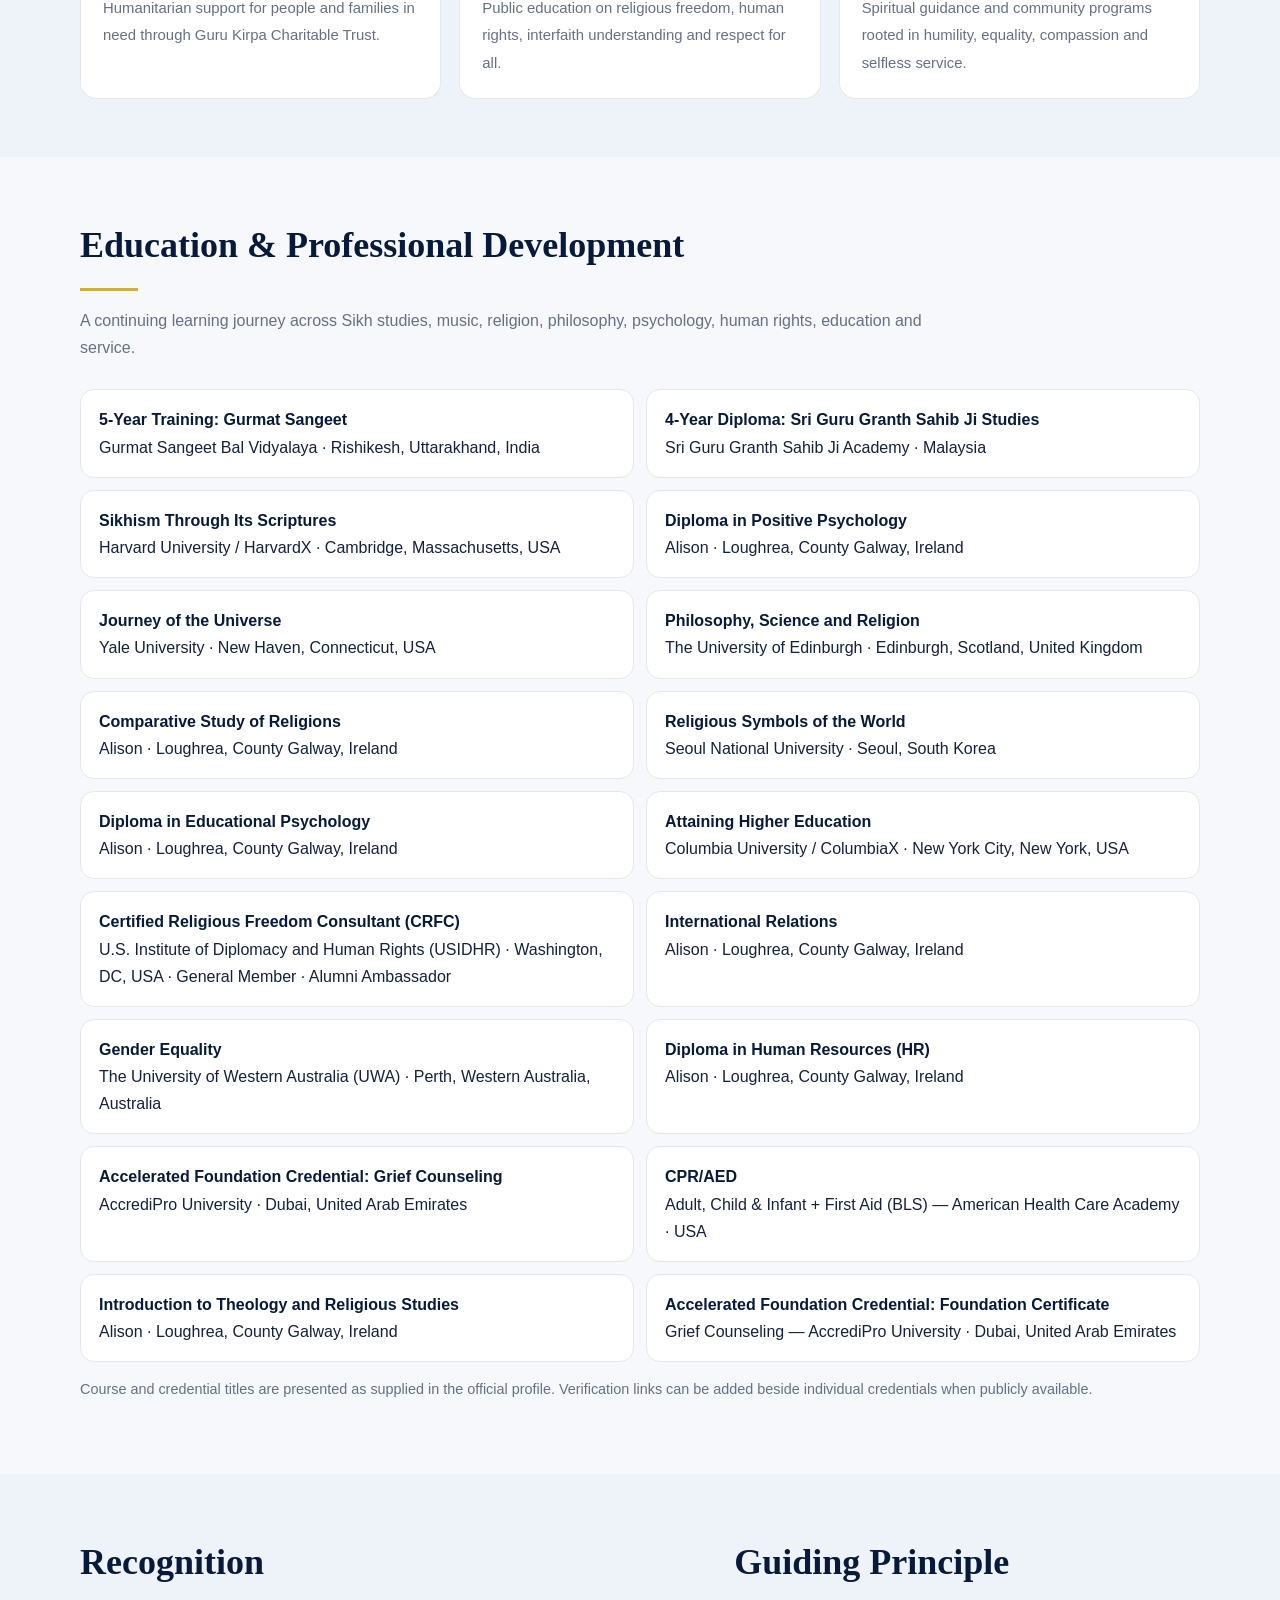
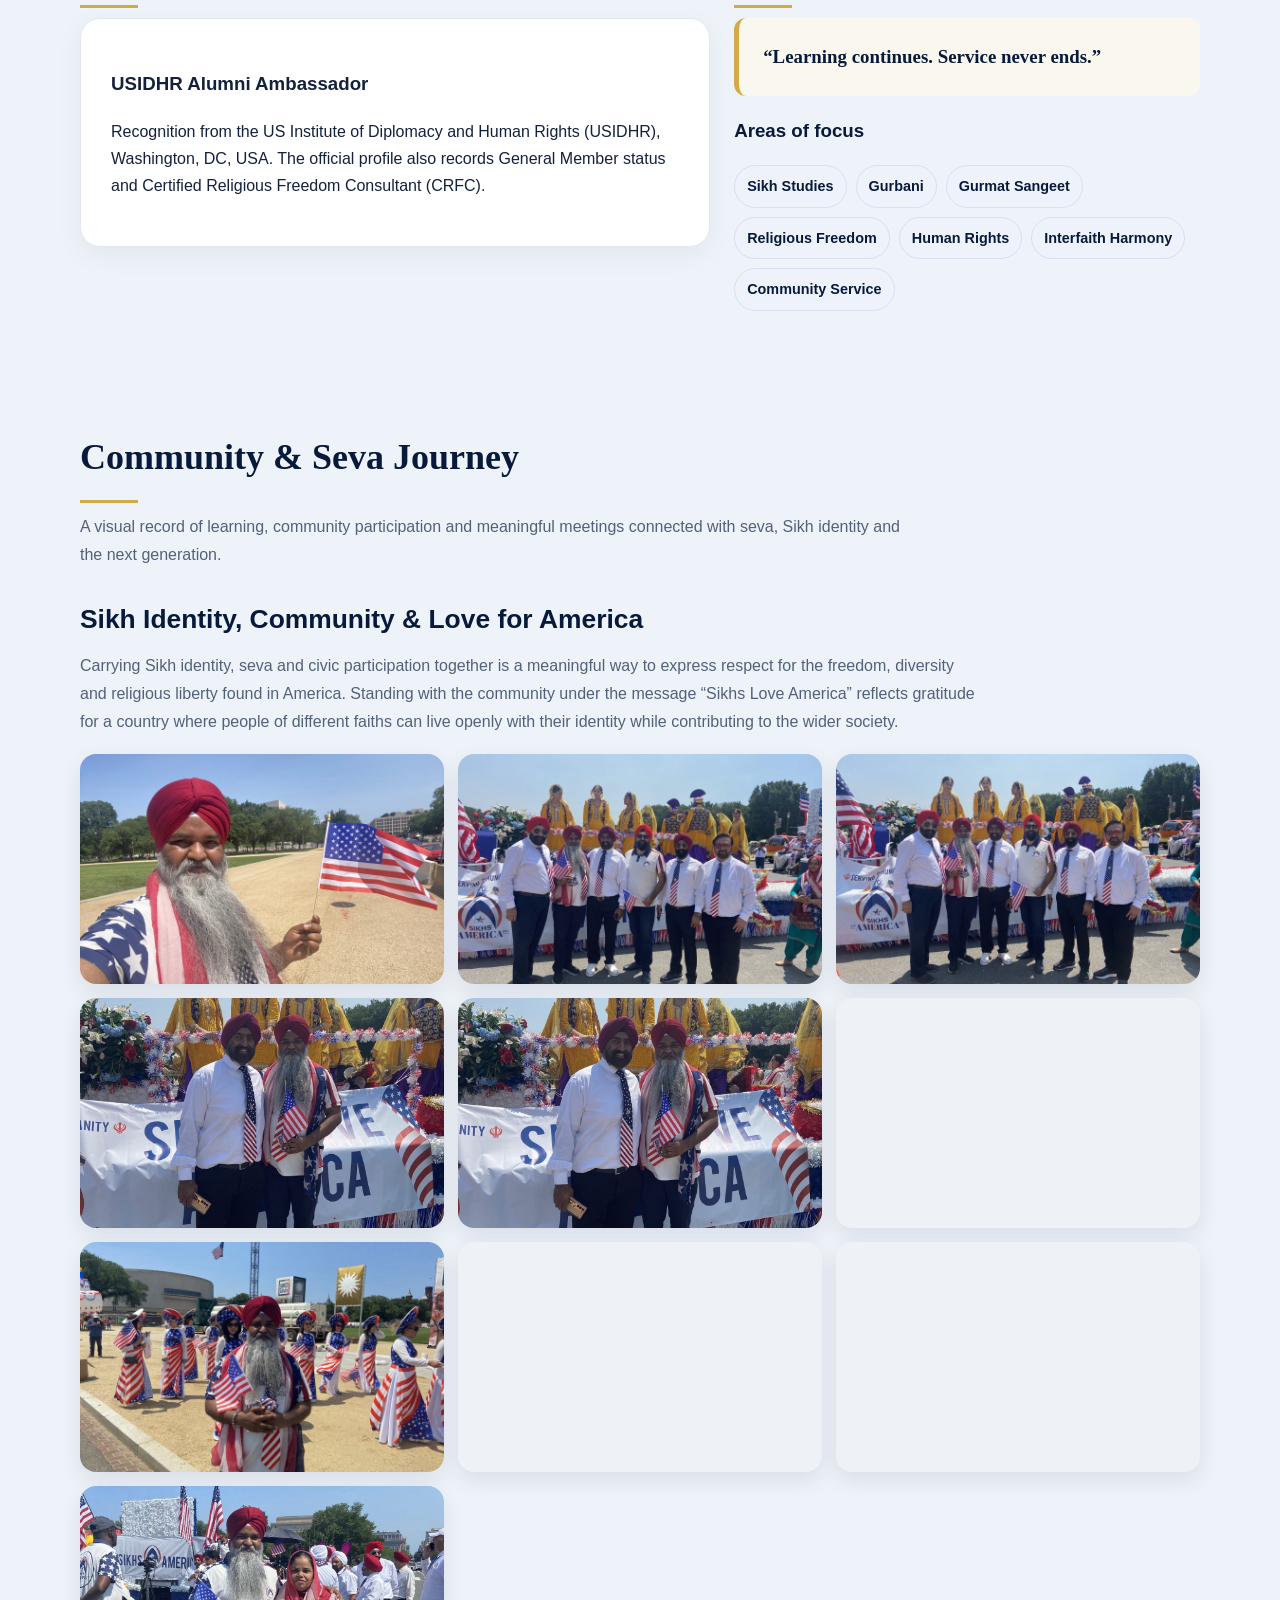
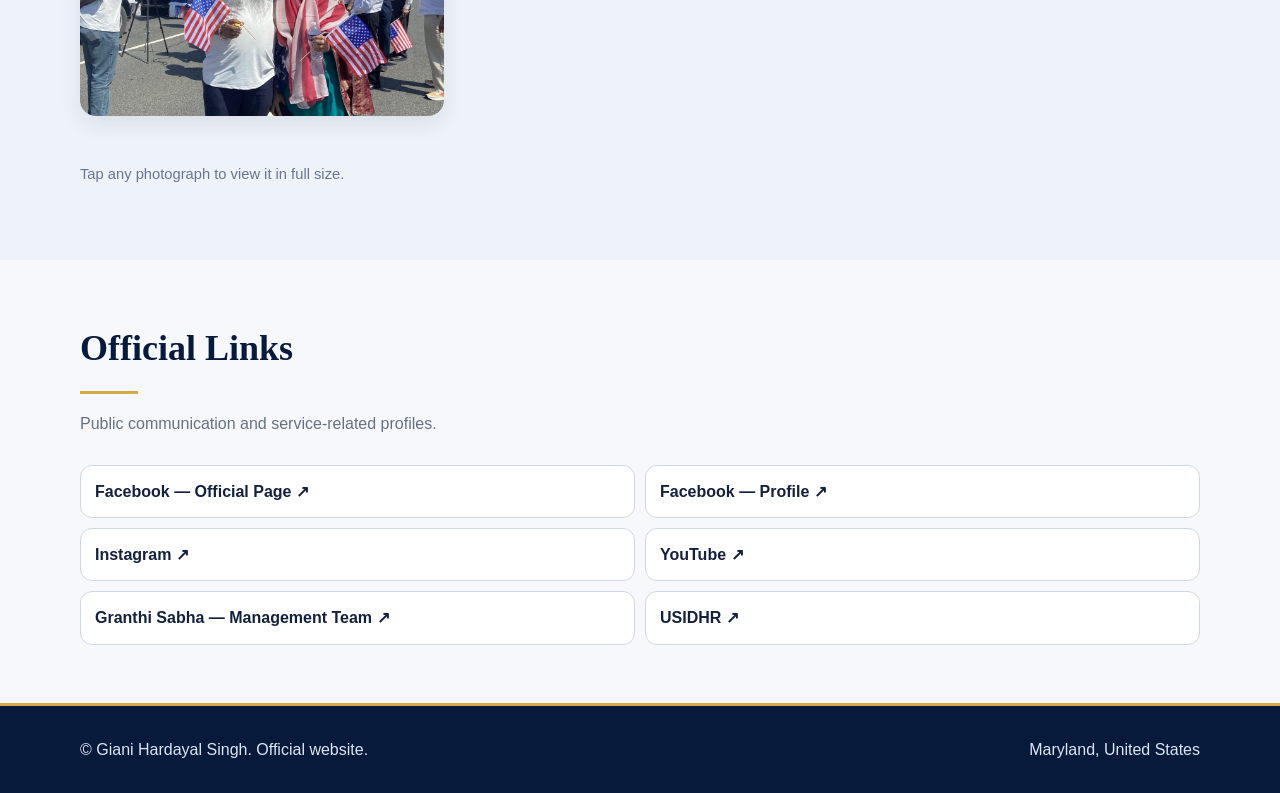
<file: Giani_Hardayal_Singh_Website_Updated_index.html>
<!doctype html><html lang="en"><head><meta charset="utf-8"><meta name="viewport" content="width=device-width,initial-scale=1"><title>Giani Hardayal Singh | Sikh Educator, Granthi & Religious Freedom Consultant | Maryland, USA</title><meta name="description" content="Official website of Giani Hardayal Singh, Sikh religious educator, Granthi, Hazoori Ragi, community servant, Certified Religious Freedom Consultant (CRFC) and USIDHR Alumni Ambassador in Maryland, USA."><meta name="robots" content="index,follow,max-image-preview:large"><meta name="author" content="Giani Hardayal Singh"><meta property="og:type" content="profile"><meta property="og:title" content="Giani Hardayal Singh — Official Website"><meta property="og:description" content="Sikh religious educator, Granthi, Hazoori Ragi, community servant and Certified Religious Freedom Consultant in Maryland, USA."><meta property="og:image" content="assets/giani-hardayal-singh.jpg"><meta name="twitter:card" content="summary_large_image"><meta name="theme-color" content="#071a3b"><link rel="stylesheet" href="assets/styles.css"><script type="application/ld+json">{"@context": "https://schema.org", "@type": "Person", "name": "Giani Hardayal Singh", "alternateName": ["ਗਿਆਨੀ ਹਰਦਿਆਲ ਸਿੰਘ", "ज्ञानी हरदयाल सिंह"], "honorificPrefix": "Giani", "image": "assets/giani-hardayal-singh.jpg", "description": "Sikh religious educator, Granthi, Hazoori Ragi, community servant, Certified Religious Freedom Consultant and USIDHR Alumni Ambassador based in Maryland, USA.", "jobTitle": ["Religious Worker, Granthi and Hazoori Ragi", "President, Northern India", "Chairman, Guru Kirpa Charitable Trust", "Certified Religious Freedom Consultant"], "worksFor": {"@type": "Organization", "name": "Gurdwara Sri Guru Singh Sabha of Maryland"}, "memberOf": [{"@type": "Organization", "name": "Baba Budha Ji International Gurmat Granthi Sabha (Regd.), India"}, {"@type": "Organization", "name": "US Institute of Diplomacy and Human Rights", "url": "https://usidhr.org/"}], "award": "USIDHR Alumni Ambassador", "knowsAbout": ["Sikh studies", "Gurbani", "Gurmat Sangeet", "Religious freedom", "Interfaith harmony", "Human rights education", "Community service"], "knowsLanguage": ["Punjabi", "Hindi", "English"], "sameAs": ["https://www.facebook.com/GianiHardayalSingh/", "https://www.facebook.com/gianiji517/", "https://www.instagram.com/hardayalsingh.517/", "https://www.youtube.com/@GianiHardayalSingh517", "https://granthisabha.in/management-team.php"]}</script>
<style>
.journeyIntro{max-width:820px;margin:0 0 28px;color:#52617a;line-height:1.75}
.storyBlock{margin:28px 0 46px}
.storyHead{margin-bottom:18px}
.storyHead h3{margin:0 0 10px;color:#071a3b;font-size:clamp(1.28rem,2.5vw,1.65rem)}
.storyHead p{margin:0;color:#52617a;line-height:1.75;max-width:900px}
.photoGrid{display:grid;grid-template-columns:repeat(3,minmax(0,1fr));gap:14px}
.photoGrid a{display:block;border-radius:16px;overflow:hidden;background:#eef2f6;box-shadow:0 8px 22px rgba(7,26,59,.09)}
.photoGrid img{display:block;width:100%;height:230px;object-fit:cover;transition:transform .25s ease}
.photoGrid a:hover img{transform:scale(1.025)}
.photoGrid.single{grid-template-columns:minmax(0,420px)}
.photoNote{margin-top:12px;font-size:.92rem;color:#68758c}
@media(max-width:760px){
  .photoGrid{grid-template-columns:repeat(2,minmax(0,1fr));gap:10px}
  .photoGrid img{height:190px}
  .photoGrid.single{grid-template-columns:1fr}
}
@media(max-width:460px){
  .photoGrid{grid-template-columns:1fr 1fr}
  .photoGrid img{height:165px}
}
</style>

<link rel="manifest" href="/manifest.webmanifest">
<meta name="theme-color" content="#071a3b">
<meta name="apple-mobile-web-app-capable" content="yes">
<meta name="apple-mobile-web-app-status-bar-style" content="default">
<meta name="apple-mobile-web-app-title" content="Giani Hardayal Singh">
<link rel="apple-touch-icon" href="/assets/app-icon-180.png">

</head><body>
<header class="top"><div class="wrap nav"><div class="brand">Giani Hardayal Singh</div><nav class="links"><a href="#about">About</a><a href="#service">Sewa</a><a href="#education">Education</a><a href="#recognition">Recognition</a><a href="#journey">Journey</a><a href="#links">Links</a></nav><div class="lang"><button data-lbtn="en" aria-pressed="true">EN</button><button data-lbtn="hi" aria-pressed="false">हिं</button><button data-lbtn="pa" aria-pressed="false">ਪੰ</button></div></div></header>
<section class="hero"><div class="wrap heroGrid"><div class="portrait"><img src="assets/giani-hardayal-singh.jpg" alt="Giani Hardayal Singh"></div><div><div class="eyebrow">Official Website</div><div data-lang="en" class="active"><h1>Giani Hardayal Singh</h1><div class="native">ਗਿਆਨੀ ਹਰਦਿਆਲ ਸਿੰਘ · ज्ञानी हरदयाल सिंह</div><p class="lead">Sikh religious educator, Granthi, Hazoori Ragi and community servant based in Maryland, United States.</p></div><div data-lang="hi"><h1>ज्ञानी हरदयाल सिंह</h1><div class="native">Giani Hardayal Singh · ਗਿਆਨੀ ਹਰਦਿਆਲ ਸਿੰਘ</div><p class="lead">मैरीलैंड, अमेरिका में सेवारत सिख धर्म-शिक्षक, ग्रंथी, हज़ूरी रागी और समाजसेवी।</p></div><div data-lang="pa"><h1>ਗਿਆਨੀ ਹਰਦਿਆਲ ਸਿੰਘ</h1><div class="native">Giani Hardayal Singh · ज्ञानी हरदयाल सिंह</div><p class="lead">ਮੈਰੀਲੈਂਡ, ਅਮਰੀਕਾ ਵਿੱਚ ਸੇਵਾ ਨਿਭਾ ਰਹੇ ਸਿੱਖ ਧਰਮ-ਅਧਿਆਪਕ, ਗ੍ਰੰਥੀ, ਹਜ਼ੂਰੀ ਰਾਗੀ ਅਤੇ ਸਮਾਜ ਸੇਵਕ।</p></div><div class="badges"><span class="badge">Certified Religious Freedom Consultant (CRFC)</span><span class="badge">USIDHR Alumni Ambassador</span><span class="badge">General Member — USIDHR</span></div><div class="cta"><a class="btn primary" href="#about">Read Profile</a><a class="btn ghost" href="#links">Official Links</a></div></div></div></section>
<main><section id="about"><div class="wrap"><div data-lang="en" class="active"><h2 class="sectionTitle">About</h2><div class="grid2"><div class="card"><p>Giani Hardayal Singh is a Sikh religious educator, Gurbani exponent, Gurmat Sangeet practitioner and community servant based in Maryland, United States. He currently serves as a Religious Worker, Granthi and Hazoori Ragi at Gurdwara Sri Guru Singh Sabha of Maryland. His responsibilities include daily religious services, Gurbani recitation and reflection, Shabad Kirtan, Ardas, life-cycle ceremonies, spiritual guidance and community programs.</p><p>His work is rooted in the Sikh principles of truthful living, humility, equality, compassion and selfless service. Alongside his religious duties, he supports the next generation through free Saturday classes for children, presenting Sikh teachings, sacred music and moral values in a clear and accessible way.</p></div><div class="card"><p>He also serves as President, Northern India, of Baba Budha Ji International Gurmat Granthi Sabha (Regd.), India, and as Chairman of Guru Kirpa Charitable Trust.</p><p>As a Certified Religious Freedom Consultant (CRFC), USIDHR Alumni Ambassador and General Member of the US Institute of Diplomacy and Human Rights, Washington, DC, USA, he advocates human dignity, freedom of belief, interfaith respect and service without discrimination.</p></div></div></div><div data-lang="hi"><h2 class="sectionTitle">जीवन-परिचय</h2><div class="card"><p>ज्ञानी हरदयाल सिंह मैरीलैंड, अमेरिका में सेवारत सिख धर्म-शिक्षक, गुरबाणी के अध्येता, गुरमत संगीत के साधक और समाजसेवी हैं। वे वर्तमान में Gurdwara Sri Guru Singh Sabha of Maryland में Religious Worker, Granthi एवं Hazoori Ragi के रूप में सेवा निभा रहे हैं।</p><p>वे Baba Budha Ji International Gurmat Granthi Sabha (Regd.), India में President, Northern India तथा Guru Kirpa Charitable Trust में Chairman के रूप में भी सेवा करते हैं। USIDHR के Certified Religious Freedom Consultant (CRFC), Alumni Ambassador और General Member के रूप में वे मानवीय गरिमा, धार्मिक स्वतंत्रता और सर्वधर्म सम्मान का संदेश आगे बढ़ाते हैं।</p></div></div><div data-lang="pa"><h2 class="sectionTitle">ਜੀਵਨ-ਜਾਣ ਪਛਾਣ</h2><div class="card"><p>ਗਿਆਨੀ ਹਰਦਿਆਲ ਸਿੰਘ ਮੈਰੀਲੈਂਡ, ਅਮਰੀਕਾ ਵਿੱਚ ਸੇਵਾ ਨਿਭਾ ਰਹੇ ਸਿੱਖ ਧਰਮ-ਅਧਿਆਪਕ, ਗੁਰਬਾਣੀ ਦੇ ਅਧਿਐਨਕਰਤਾ, ਗੁਰਮਤਿ ਸੰਗੀਤ ਦੇ ਸਾਧਕ ਅਤੇ ਸਮਾਜ ਸੇਵਕ ਹਨ। ਉਹ ਵਰਤਮਾਨ ਵਿੱਚ Gurdwara Sri Guru Singh Sabha of Maryland ਵਿਖੇ Religious Worker, Granthi ਅਤੇ Hazoori Ragi ਵਜੋਂ ਸੇਵਾ ਨਿਭਾ ਰਹੇ ਹਨ।</p><p>ਉਹ Baba Budha Ji International Gurmat Granthi Sabha (Regd.), India ਵਿੱਚ President, Northern India ਅਤੇ Guru Kirpa Charitable Trust ਵਿੱਚ Chairman ਵਜੋਂ ਵੀ ਸੇਵਾ ਨਿਭਾ ਰਹੇ ਹਨ।</p></div></div></div></section>
<section id="service" class="alt"><div class="wrap"><h2 class="sectionTitle">Service & Leadership</h2><p class="intro">Religious service, education, welfare advocacy and interfaith understanding.</p><div class="serviceGrid"><div class="service"><strong>Gurdwara Sewa</strong><span>Daily Sikh religious services, Gurbani, Shabad Kirtan, Ardas and spiritual guidance in Maryland.</span></div><div class="service"><strong>Children's Learning</strong><span>Free Saturday learning sessions focused on Sikh teachings, sacred music and character formation.</span></div><div class="service"><strong>Granthi Welfare</strong><span>Leadership and welfare advocacy for Granthi Singhs and religious workers through an international Gurmat organization.</span></div><div class="service"><strong>Charitable Service</strong><span>Humanitarian support for people and families in need through Guru Kirpa Charitable Trust.</span></div><div class="service"><strong>Religious Freedom</strong><span>Public education on religious freedom, human rights, interfaith understanding and respect for all.</span></div><div class="service"><strong>Community Guidance</strong><span>Spiritual guidance and community programs rooted in humility, equality, compassion and selfless service.</span></div></div></div></section>
<section id="education"><div class="wrap"><h2 class="sectionTitle">Education & Professional Development</h2><p class="intro">A continuing learning journey across Sikh studies, music, religion, philosophy, psychology, human rights, education and service.</p><div class="courses"><div class="course"><b>5-Year Training: Gurmat Sangeet</b><div>Gurmat Sangeet Bal Vidyalaya · Rishikesh, Uttarakhand, India</div></div>
<div class="course"><b>4-Year Diploma: Sri Guru Granth Sahib Ji Studies</b><div>Sri Guru Granth Sahib Ji Academy · Malaysia</div></div>
<div class="course"><b>Sikhism Through Its Scriptures</b><div>Harvard University / HarvardX · Cambridge, Massachusetts, USA</div></div>
<div class="course"><b>Diploma in Positive Psychology</b><div>Alison · Loughrea, County Galway, Ireland</div></div>
<div class="course"><b>Journey of the Universe</b><div>Yale University · New Haven, Connecticut, USA</div></div>
<div class="course"><b>Philosophy, Science and Religion</b><div>The University of Edinburgh · Edinburgh, Scotland, United Kingdom</div></div>
<div class="course"><b>Comparative Study of Religions</b><div>Alison · Loughrea, County Galway, Ireland</div></div>
<div class="course"><b>Religious Symbols of the World</b><div>Seoul National University · Seoul, South Korea</div></div>
<div class="course"><b>Diploma in Educational Psychology</b><div>Alison · Loughrea, County Galway, Ireland</div></div>
<div class="course"><b>Attaining Higher Education</b><div>Columbia University / ColumbiaX · New York City, New York, USA</div></div>
<div class="course"><b>Certified Religious Freedom Consultant (CRFC)</b><div>U.S. Institute of Diplomacy and Human Rights (USIDHR) · Washington, DC, USA · General Member · Alumni Ambassador</div></div>
<div class="course"><b>International Relations</b><div>Alison · Loughrea, County Galway, Ireland</div></div>
<div class="course"><b>Gender Equality</b><div>The University of Western Australia (UWA) · Perth, Western Australia, Australia</div></div>
<div class="course"><b>Diploma in Human Resources (HR)</b><div>Alison · Loughrea, County Galway, Ireland</div></div>
<div class="course"><b>Accelerated Foundation Credential: Grief Counseling</b><div>AccrediPro University · Dubai, United Arab Emirates</div></div>
<div class="course"><b>CPR/AED</b><div>Adult, Child & Infant + First Aid (BLS) — American Health Care Academy · USA</div></div>
<div class="course"><b>Introduction to Theology and Religious Studies</b><div>Alison · Loughrea, County Galway, Ireland</div></div>
<div class="course"><b>Accelerated Foundation Credential: Foundation Certificate</b><div>Grief Counseling — AccrediPro University · Dubai, United Arab Emirates</div></div></div><p class="note">Course and credential titles are presented as supplied in the official profile. Verification links can be added beside individual credentials when publicly available.</p></div></section>
<section id="recognition" class="alt"><div class="wrap grid2"><div><h2 class="sectionTitle">Recognition</h2><div class="card"><h3>USIDHR Alumni Ambassador</h3><p>Recognition from the US Institute of Diplomacy and Human Rights (USIDHR), Washington, DC, USA. The official profile also records General Member status and Certified Religious Freedom Consultant (CRFC).</p></div></div><div><h2 class="sectionTitle">Guiding Principle</h2><div class="quote">“Learning continues. Service never ends.”</div><h3 style="color:#071a3b">Areas of focus</h3><div class="focus"><span>Sikh Studies</span><span>Gurbani</span><span>Gurmat Sangeet</span><span>Religious Freedom</span><span>Human Rights</span><span>Interfaith Harmony</span><span>Community Service</span></div></div></div></section>

<section id="journey" class="alt"><div class="wrap">
<div data-lang="en" class="active"><h2 class="sectionTitle">Community &amp; Seva Journey</h2><p class="journeyIntro">A visual record of learning, community participation and meaningful meetings connected with seva, Sikh identity and the next generation.</p></div>
<div data-lang="hi"><h2 class="sectionTitle">समुदाय और सेवा यात्रा</h2><p class="journeyIntro">सेवा, सिख पहचान, नई पीढ़ी की शिक्षा और यादगार मुलाकातों से जुड़े कुछ महत्वपूर्ण पलों की झलक।</p></div>
<div data-lang="pa"><h2 class="sectionTitle">ਕਮਿਊਨਿਟੀ ਅਤੇ ਸੇਵਾ ਯਾਤਰਾ</h2><p class="journeyIntro">ਸੇਵਾ, ਸਿੱਖ ਪਛਾਣ, ਨਵੀਂ ਪੀੜ੍ਹੀ ਦੀ ਸਿੱਖਿਆ ਅਤੇ ਯਾਦਗਾਰੀ ਮੁਲਾਕਾਤਾਂ ਨਾਲ ਜੁੜੇ ਕੁਝ ਮਹੱਤਵਪੂਰਨ ਪਲਾਂ ਦੀ ਝਲਕ।</p></div>

<article class="storyBlock">
<div class="storyHead active" data-lang="en"><h3>Sikh Identity, Community &amp; Love for America</h3><p>Carrying Sikh identity, seva and civic participation together is a meaningful way to express respect for the freedom, diversity and religious liberty found in America. Standing with the community under the message “Sikhs Love America” reflects gratitude for a country where people of different faiths can live openly with their identity while contributing to the wider society.</p></div>
<div class="storyHead" data-lang="hi"><h3>सिख पहचान, समुदाय और अमेरिका के प्रति सम्मान</h3><p>सिख पहचान, सेवा और नागरिक भागीदारी को साथ लेकर चलना अमेरिका की स्वतंत्रता, विविधता और धार्मिक स्वतंत्रता के प्रति सम्मान व्यक्त करने का एक अर्थपूर्ण तरीका है। “Sikhs Love America” के संदेश के साथ समुदाय के बीच खड़े होकर उस देश के प्रति कृतज्ञता प्रकट होती है जहाँ अलग-अलग धर्मों के लोग अपनी पहचान के साथ रहते हुए समाज में योगदान दे सकते हैं।</p></div>
<div class="storyHead" data-lang="pa"><h3>ਸਿੱਖ ਪਛਾਣ, ਕਮਿਊਨਿਟੀ ਅਤੇ ਅਮਰੀਕਾ ਪ੍ਰਤੀ ਸਤਿਕਾਰ</h3><p>ਸਿੱਖ ਪਛਾਣ, ਸੇਵਾ ਅਤੇ ਨਾਗਰਿਕ ਭਾਗੀਦਾਰੀ ਨੂੰ ਇਕੱਠੇ ਲੈ ਕੇ ਚਲਣਾ ਅਮਰੀਕਾ ਦੀ ਆਜ਼ਾਦੀ, ਵਿਭਿੰਨਤਾ ਅਤੇ ਧਾਰਮਿਕ ਆਜ਼ਾਦੀ ਪ੍ਰਤੀ ਸਤਿਕਾਰ ਪ੍ਰਗਟ ਕਰਨ ਦਾ ਇੱਕ ਅਰਥਪੂਰਨ ਢੰਗ ਹੈ। “Sikhs Love America” ਦੇ ਸੁਨੇਹੇ ਨਾਲ ਕਮਿਊਨਿਟੀ ਦੇ ਨਾਲ ਖੜ੍ਹੇ ਹੋ ਕੇ ਉਸ ਦੇਸ਼ ਪ੍ਰਤੀ ਕ੍ਰਿਤਗਤਾ ਪ੍ਰਗਟ ਹੁੰਦੀ ਹੈ ਜਿੱਥੇ ਵੱਖ-ਵੱਖ ਧਰਮਾਂ ਦੇ ਲੋਕ ਆਪਣੀ ਪਛਾਣ ਨਾਲ ਜੀਊਂਦੇ ਹੋਏ ਸਮਾਜ ਲਈ ਯੋਗਦਾਨ ਪਾ ਸਕਦੇ ਹਨ।</p></div>
<div class="photoGrid"><a href="assets/sikhs-love-america-01.jpg" target="_blank" rel="noopener"><img src="assets/sikhs-love-america-01.jpg" alt="Sikh community participation and Sikhs Love America gathering, photo 1" loading="lazy" decoding="async"></a><a href="assets/sikhs-love-america-02.jpg" target="_blank" rel="noopener"><img src="assets/sikhs-love-america-02.jpg" alt="Sikh community participation and Sikhs Love America gathering, photo 2" loading="lazy" decoding="async"></a><a href="assets/sikhs-love-america-03.jpg" target="_blank" rel="noopener"><img src="assets/sikhs-love-america-03.jpg" alt="Sikh community participation and Sikhs Love America gathering, photo 3" loading="lazy" decoding="async"></a><a href="assets/sikhs-love-america-04.jpg" target="_blank" rel="noopener"><img src="assets/sikhs-love-america-04.jpg" alt="Sikh community participation and Sikhs Love America gathering, photo 4" loading="lazy" decoding="async"></a><a href="assets/sikhs-love-america-05.jpg" target="_blank" rel="noopener"><img src="assets/sikhs-love-america-05.jpg" alt="Sikh community participation and Sikhs Love America gathering, photo 5" loading="lazy" decoding="async"></a><a href="assets/sikhs-love-america-06.jpg" target="_blank" rel="noopener"><img src="assets/sikhs-love-america-06.jpg" alt="Sikh community participation and Sikhs Love America gathering, photo 6" loading="lazy" decoding="async"></a><a href="assets/sikhs-love-america-07.jpg" target="_blank" rel="noopener"><img src="assets/sikhs-love-america-07.jpg" alt="Sikh community participation and Sikhs Love America gathering, photo 7" loading="lazy" decoding="async"></a><a href="assets/sikhs-love-america-08.jpg" target="_blank" rel="noopener"><img src="assets/sikhs-love-america-08.jpg" alt="Sikh community participation and Sikhs Love America gathering, photo 8" loading="lazy" decoding="async"></a><a href="assets/sikhs-love-america-09.jpg" target="_blank" rel="noopener"><img src="assets/sikhs-love-america-09.jpg" alt="Sikh community participation and Sikhs Love America gathering, photo 9" loading="lazy" decoding="async"></a><a href="assets/sikhs-love-america-10.jpg" target="_blank" rel="noopener"><img src="assets/sikhs-love-america-10.jpg" alt="Sikh community participation and Sikhs Love America gathering, photo 10" loading="lazy" decoding="async"></a></div>
</article>

<p class="photoNote">Tap any photograph to view it in full size.</p>
</div></section>
<section id="links"><div class="wrap"><h2 class="sectionTitle">Official Links</h2><p class="intro">Public communication and service-related profiles.</p><div class="social"><a href="https://www.facebook.com/GianiHardayalSingh/" target="_blank" rel="noopener">Facebook — Official Page ↗</a><a href="https://www.facebook.com/gianiji517/" target="_blank" rel="noopener">Facebook — Profile ↗</a><a href="https://www.instagram.com/hardayalsingh.517/" target="_blank" rel="noopener">Instagram ↗</a><a href="https://www.youtube.com/@GianiHardayalSingh517" target="_blank" rel="noopener">YouTube ↗</a><a href="https://granthisabha.in/management-team.php" target="_blank" rel="noopener">Granthi Sabha — Management Team ↗</a><a href="https://usidhr.org/" target="_blank" rel="noopener">USIDHR ↗</a></div></div></section></main>
<footer><div class="wrap foot"><div>© Giani Hardayal Singh. Official website.</div><div>Maryland, United States</div></div></footer>
<script>const buttons=[...document.querySelectorAll('[data-lbtn]')];function setLang(lang){document.querySelectorAll('[data-lang]').forEach(el=>el.classList.toggle('active',el.dataset.lang===lang));buttons.forEach(b=>b.setAttribute('aria-pressed',String(b.dataset.lbtn===lang)));document.documentElement.lang=lang==='pa'?'pa':lang==='hi'?'hi':'en';}buttons.forEach(b=>b.addEventListener('click',()=>setLang(b.dataset.lbtn)));</script>
<script>
if ('serviceWorker' in navigator) {
  window.addEventListener('load', () => {
    navigator.serviceWorker.register('/service-worker.js');
  });
}
</script>

</body></html>
</file>
<file: assets/styles.css>
:root{--navy:#071a3b;--navy2:#12376e;--gold:#d4aa46;--cream:#faf7ef;--ink:#14213d;--muted:#667085;--white:#fff;--line:#e3e7ef}
*{box-sizing:border-box}html{scroll-behavior:smooth}body{margin:0;font-family:Inter,ui-sans-serif,-apple-system,BlinkMacSystemFont,"Segoe UI","Noto Sans Gurmukhi","Noto Sans Devanagari",sans-serif;color:var(--ink);background:#f6f8fc;line-height:1.7}a{color:inherit}.wrap{width:min(1120px,calc(100% - 34px));margin:auto}.top{position:sticky;top:0;z-index:20;background:rgba(7,26,59,.96);backdrop-filter:blur(10px);border-bottom:2px solid var(--gold);color:#fff}.nav{min-height:70px;display:flex;align-items:center;justify-content:space-between;gap:18px}.brand{font-weight:850}.links{display:flex;gap:18px;align-items:center;flex-wrap:wrap}.links a{text-decoration:none;font-size:.92rem;opacity:.92}.lang{display:flex;gap:6px}.lang button{border:1px solid rgba(255,255,255,.35);background:transparent;color:#fff;border-radius:999px;padding:7px 10px;font-weight:750;cursor:pointer}.lang button[aria-pressed=true]{background:var(--gold);color:var(--navy);border-color:var(--gold)}
.hero{background:linear-gradient(135deg,var(--navy),var(--navy2));color:#fff;padding:72px 0 60px}.heroGrid{display:grid;grid-template-columns:250px 1fr;gap:48px;align-items:center}.portrait{width:250px;aspect-ratio:4/5;border:5px solid var(--gold);border-radius:28px;overflow:hidden;box-shadow:0 20px 50px rgba(0,0,0,.28)}.portrait img{width:100%;height:100%;object-fit:cover;object-position:center top}.eyebrow{color:#f6d77c;font-size:.84rem;font-weight:850;letter-spacing:.15em;text-transform:uppercase}.hero h1{font-family:Georgia,"Times New Roman",serif;font-size:clamp(2.25rem,5.5vw,4.25rem);line-height:1.02;margin:8px 0 8px;letter-spacing:-.04em}.native{color:#f5d982;font-weight:750;font-size:1.15rem}.lead{font-size:1.12rem;color:#e6edf8;max-width:800px}.badges{display:flex;flex-wrap:wrap;gap:9px;margin-top:22px}.badge{border:1px solid rgba(255,255,255,.27);background:rgba(255,255,255,.08);border-radius:999px;padding:8px 12px;font-size:.88rem;font-weight:700}.cta{display:flex;gap:12px;flex-wrap:wrap;margin-top:26px}.btn{display:inline-block;text-decoration:none;padding:11px 16px;border-radius:11px;font-weight:800;border:1px solid var(--gold)}.btn.primary{background:var(--gold);color:var(--navy)}.btn.ghost{color:#fff}
main section{padding:58px 0}.sectionTitle{font-family:Georgia,"Times New Roman",serif;color:var(--navy);font-size:2.25rem;margin:0 0 10px}.sectionTitle:after{content:"";display:block;width:58px;height:3px;background:var(--gold);margin-top:12px}.intro{max-width:860px;color:var(--muted);margin-bottom:28px}.grid2{display:grid;grid-template-columns:1.15fr .85fr;gap:24px}.card{background:#fff;border:1px solid var(--line);border-radius:20px;padding:30px;box-shadow:0 8px 28px rgba(7,26,59,.05)}.serviceGrid{display:grid;grid-template-columns:repeat(3,1fr);gap:18px}.service{background:#fff;border:1px solid var(--line);border-top:4px solid var(--gold);border-radius:16px;padding:22px}.service strong{display:block;color:var(--navy);margin-bottom:6px}.service span{color:var(--muted);font-size:.93rem}.courses{display:grid;grid-template-columns:repeat(2,1fr);gap:12px}.course{background:#fff;border:1px solid var(--line);border-radius:14px;padding:16px 18px}.course b{color:var(--navy)}.quote{background:var(--cream);border-left:5px solid var(--gold);padding:24px;border-radius:12px;font:700 1.18rem/1.6 Georgia,serif;color:var(--navy)}.focus{display:flex;flex-wrap:wrap;gap:9px}.focus span{background:#eef3fb;border:1px solid #d7e0ee;color:var(--navy);padding:8px 12px;border-radius:999px;font-weight:750;font-size:.9rem}.social{display:grid;grid-template-columns:repeat(2,1fr);gap:10px}.social a{text-decoration:none;border:1px solid #cfd8e7;border-radius:12px;padding:12px 14px;font-weight:750;background:#fff}.social a:hover{border-color:var(--gold);background:#fffaf0}.note{color:var(--muted);font-size:.9rem}.alt{background:#eef3f9}footer{background:var(--navy);color:#dce5f2;padding:30px 0;border-top:3px solid var(--gold)}footer .foot{display:flex;justify-content:space-between;gap:18px;flex-wrap:wrap}[data-lang]{display:none}[data-lang].active{display:block}
@media(max-width:900px){.links a{display:none}.heroGrid{grid-template-columns:180px 1fr;gap:28px}.portrait{width:180px}.serviceGrid{grid-template-columns:1fr 1fr}.grid2{grid-template-columns:1fr}.courses{grid-template-columns:1fr}}
@media(max-width:620px){.nav{align-items:flex-start;padding:14px 0;flex-direction:column}.hero{padding-top:42px}.heroGrid{grid-template-columns:1fr}.portrait{width:155px}.serviceGrid{grid-template-columns:1fr}.social{grid-template-columns:1fr}.hero h1{font-size:2.15rem}.wrap{width:min(100% - 24px,1120px)}}
</file>
